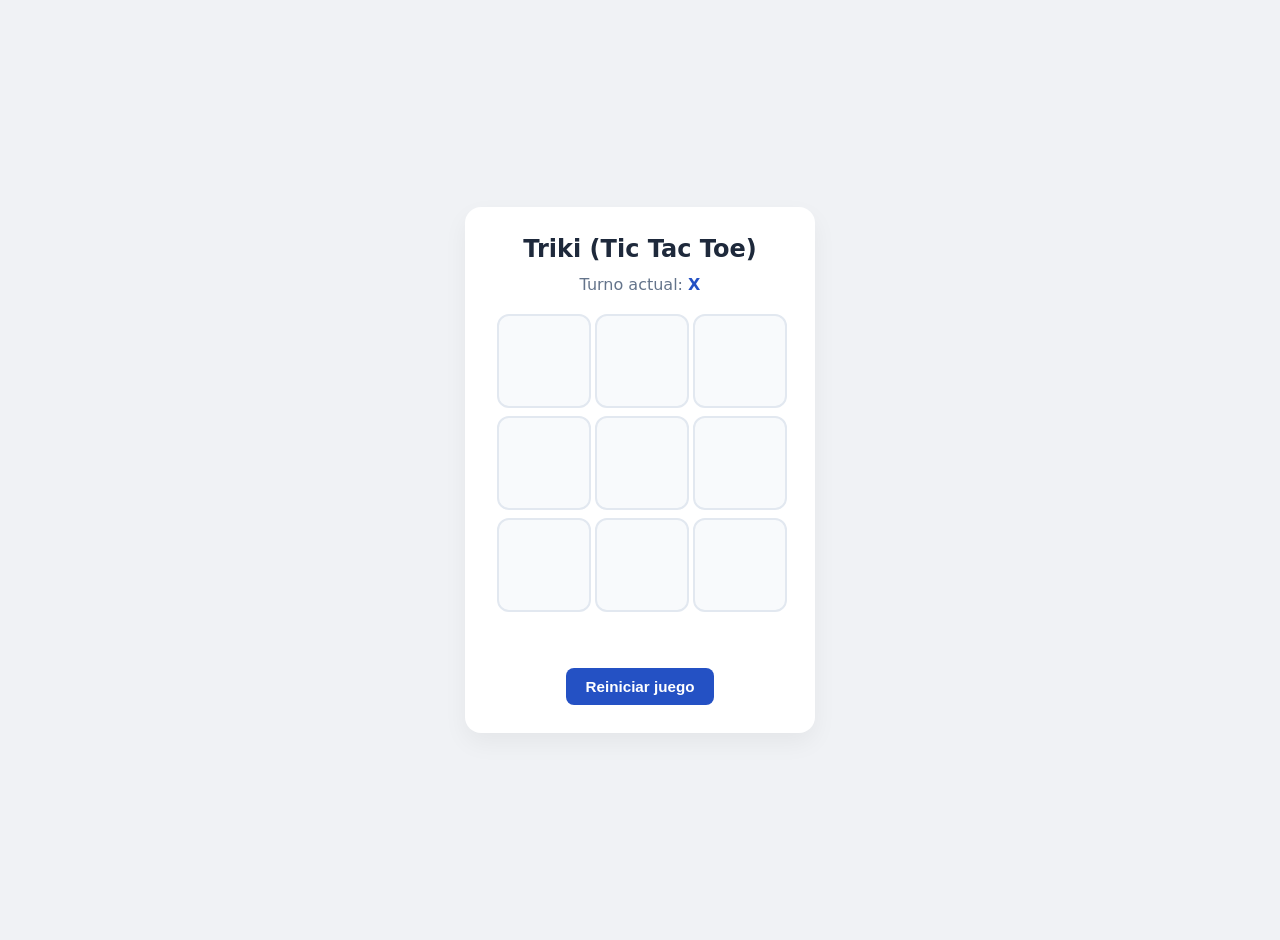
<file: Juego #1/index.html>
<!DOCTYPE html>
<html lang="es">
<head>
    <meta charset="UTF-8">
    <meta name="viewport" content="width=device-width, initial-scale=1.0">
    <title>Triki (Tic Tac Toe)</title>
    <link rel="stylesheet" href="styles.css">
</head>
<body>

    <div class="juego">
        <h3>Triki (Tic Tac Toe)</h3>
        <p>Turno actual: <span id="turnoActual">X</span></p>
        <div class="tablero3" id="tableroTresEnRaya"></div>
        <p id="mensajeTresEnRaya"></p>
        <button id="btnReiniciarTresEnRaya">Reiniciar juego</button>
    </div>

    <script src="script.js"></script>
</body>
</html>
</file>
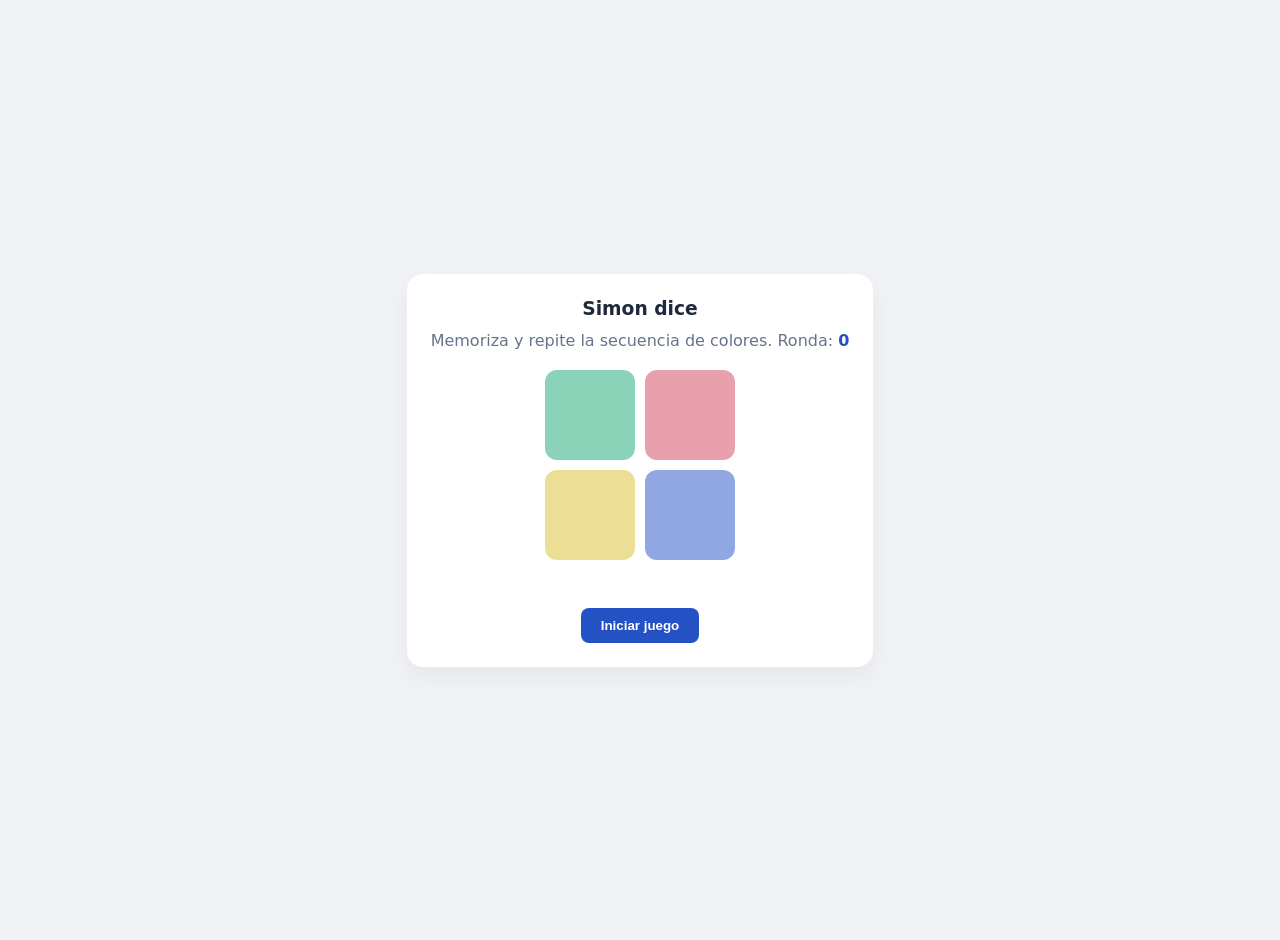
<file: Juego #2/index.html>
<!DOCTYPE html>
<html lang="es">
<head>
    <meta charset="UTF-8">
    <meta name="viewport" content="width=device-width, initial-scale=1.0">
    <title>Simon dice</title>
    <link rel="stylesheet" href="styles.css">
</head>
<body>

    <div class="juego">
        <h3>Simon dice</h3>
        <p>Memoriza y repite la secuencia de colores. Ronda: <span id="rondaSimon">0</span></p>
        <div class="tableroSimon">
            <button class="colorSimon" data-color="0" id="colorVerde"></button>
            <button class="colorSimon" data-color="1" id="colorRojo"></button>
            <button class="colorSimon" data-color="2" id="colorAmarillo"></button>
            <button class="colorSimon" data-color="3" id="colorAzul"></button>
        </div>
        <p id="mensajeSimon"></p>
        <button id="btnIniciarSimon">Iniciar juego</button>
    </div>

    <script src="script.js"></script>
</body>
</html>
</file>
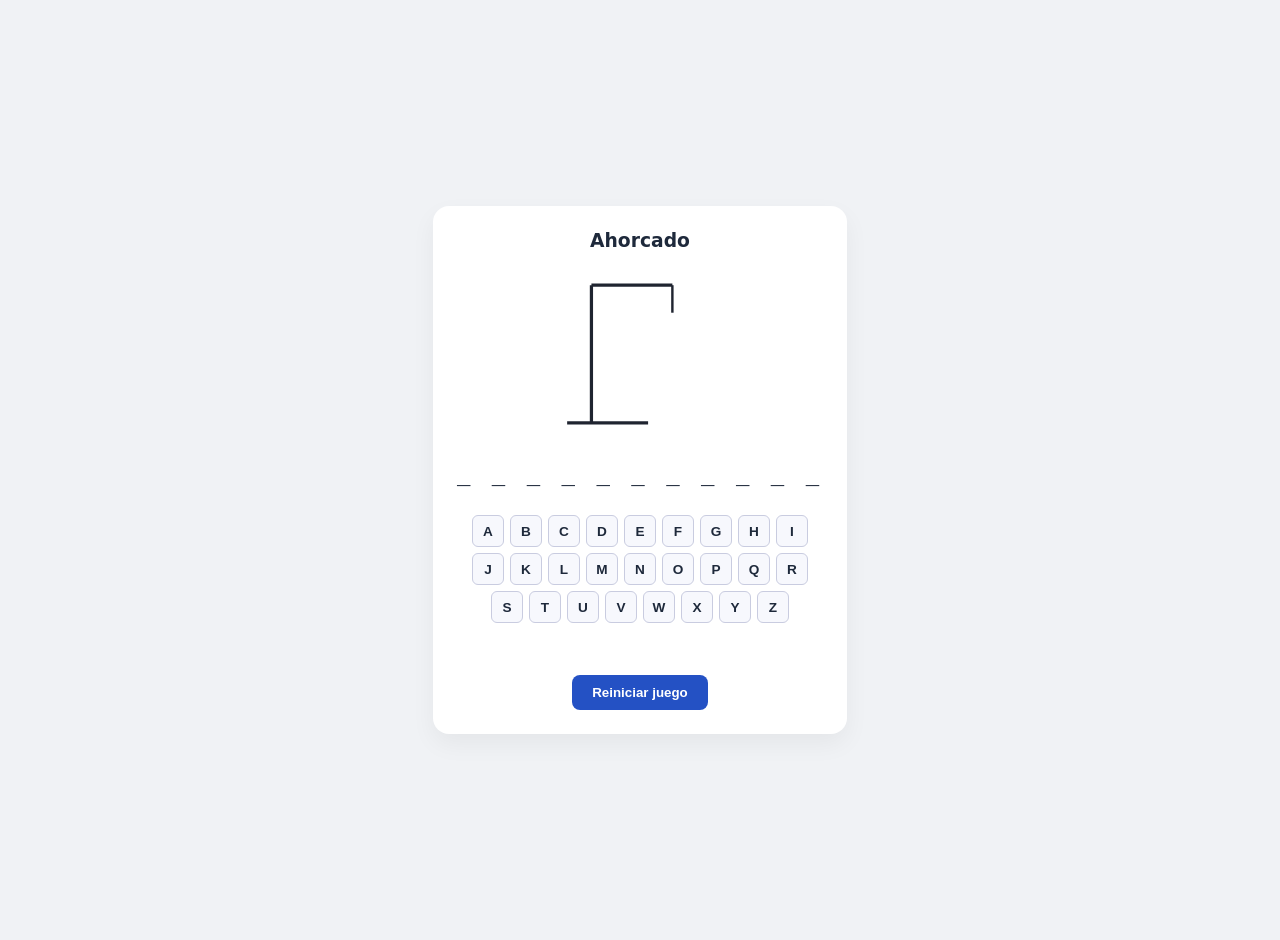
<file: Juego #3/index.html>
<!DOCTYPE html>
<html lang="es">
<head>
    <meta charset="UTF-8">
    <meta name="viewport" content="width=device-width, initial-scale=1.0">
    <title>Ahorcado</title>
    <link rel="stylesheet" href="styles.css">
</head>
<body>

    <div class="juego">
        <h3>Ahorcado</h3>
        <div class="dibujoAhorcado" id="dibujoAhorcado"></div>
        <p class="palabraOculta" id="palabraOculta"></p>
        <div class="teclado" id="tecladoAhorcado"></div>
        <p id="mensajeAhorcado"></p>
        <button id="btnReiniciarAhorcado">Reiniciar juego</button>
    </div>

    <script src="script.js"></script>
</body>
</html>
</file>
<file: Juego #1/styles.css>
body {
    margin: 0;
    padding: 20px;
    font-family: system-ui, -apple-system, BlinkMacSystemFont, 'Segoe UI', Roboto, sans-serif;
    background-color: #f0f2f5;
    min-height: 100vh;
    display: flex;
    justify-content: center;
    align-items: center;
}

.juego {
    background: #ffffff;
    padding: 28px 32px;
    border-radius: 16px;
    box-shadow: 0 10px 25px rgba(0, 0, 0, 0.05);
    display: flex;
    flex-direction: column;
    align-items: center;
}

.juego h3 {
    margin: 0 0 8px 0;
    color: #1e293b;
    font-size: 1.5rem;
}

.juego p {
    margin: 4px 0;
    color: #64748b;
    font-size: 1rem;
    font-weight: 500;
}

#turnoActual {
    color: #2451c4;
    font-weight: 700;
}

#mensajeTresEnRaya {
    height: 24px;
    font-weight: 700;
    color: #16a34a;
}

.tablero3 {
    display: grid;
    grid-template-columns: repeat(3, 90px);
    gap: 8px;
    margin: 16px 0;
}

.celda {
    width: 90px;
    height: 90px;
    background: #f8fafc;
    border: 2px solid #e2e8f0;
    border-radius: 12px;
    display: flex;
    align-items: center;
    justify-content: center;
    font-size: 2.25rem;
    font-weight: 700;
    cursor: pointer;
    user-select: none;
    transition: all 0.2s ease;
}

.celda:hover {
    background: #edf2f7;
    border-color: #cbd5e1;
    transform: translateY(-2px);
}

.celda.x {
    color: #2451c4;
}

.celda.o {
    color: #e11d48;
}

.celda.ganadora {
    background: #dcfce7 !important;
    border-color: #22c55e !important;
}

#btnReiniciarTresEnRaya {
    margin-top: 8px;
    padding: 10px 20px;
    background-color: #2451c4;
    color: #ffffff;
    border: none;
    border-radius: 8px;
    font-size: 0.95rem;
    font-weight: 600;
    cursor: pointer;
    transition: background-color 0.2s ease, transform 0.1s ease;
}

#btnReiniciarTresEnRaya:hover {
    background-color: #1d40a0;
}

#btnReiniciarTresEnRaya:active {
    transform: scale(0.98);
}
</file>
<file: Juego #2/styles.css>
body {
  margin: 0;
  padding: 20px;
  font-family: system-ui, sans-serif;
  background-color: #f0f2f5;
  min-height: 100vh;
  display: flex;
  justify-content: center;
  align-items: center;
}

.juego {
  background: #ffffff;
  padding: 24px;
  border-radius: 16px;
  box-shadow: 0 10px 25px rgba(0, 0, 0, 0.05);
  display: flex;
  flex-direction: column;
  align-items: center;
}

.juego h3 {
  margin: 0 0 8px 0;
  color: #1e293b;
}

.juego p {
  margin: 4px 0;
  color: #64748b;
  font-weight: 500;
}

#rondaSimon {
  color: #2451c4;
  font-weight: 700;
}

#mensajeSimon {
  height: 24px;
  font-weight: 700;
  color: #16a34a;
}

.tableroSimon {
  display: grid;
  grid-template-columns: repeat(2, 90px);
  gap: 10px;
  margin: 16px 0;
}

.colorSimon {
  width: 90px;
  height: 90px;
  border: none;
  border-radius: 12px;
  cursor: pointer;
  opacity: 0.5;
  transition: all 0.2s ease;
}

.colorSimon:hover {
  opacity: 0.75;
}

#colorVerde { background: #17a673; }
#colorRojo { background: #d1435b; }
#colorAmarillo { background: #d9c02d; }
#colorAzul { background: #2451c4; }

.colorSimon.activo {
  opacity: 1;
  transform: scale(1.05);
}

#btnIniciarSimon {
  padding: 10px 20px;
  background-color: #2451c4;
  color: #ffffff;
  border: none;
  border-radius: 8px;
  font-weight: 600;
  cursor: pointer;
}

#btnIniciarSimon:hover {
  background-color: #1d40a0;
}
</file>
<file: Juego #3/styles.css>
body {
  margin: 0;
  padding: 20px;
  font-family: system-ui, sans-serif;
  background-color: #f0f2f5;
  min-height: 100vh;
  display: flex;
  justify-content: center;
  align-items: center;
}

.juego {
  background: #ffffff;
  padding: 24px;
  border-radius: 16px;
  box-shadow: 0 10px 25px rgba(0, 0, 0, 0.05);
  display: flex;
  flex-direction: column;
  align-items: center;
}

.juego h3 {
  margin: 0 0 8px 0;
  color: #1e293b;
}

.dibujoAhorcado {
  margin: 10px 0;
}

.palabraOculta {
  font-size: 1.4rem;
  letter-spacing: 4px;
  font-family: Consolas, monospace;
  font-weight: 700;
  color: #1e293b;
  margin: 12px 0;
}

.teclado {
  display: flex;
  flex-wrap: wrap;
  justify-content: center;
  gap: 6px;
  max-width: 360px;
  margin: 12px 0;
}

.teclaAhorcado {
  width: 32px;
  height: 32px;
  border: 1px solid #c9cce0;
  border-radius: 6px;
  background: #f7f8fd;
  color: #1e293b;
  cursor: pointer;
  text-transform: uppercase;
  font-size: 0.85rem;
  font-weight: 600;
  transition: all 0.15s ease;
}

.teclaAhorcado:hover:not(:disabled) {
  background: #2451c4;
  color: #ffffff;
  border-color: #2451c4;
}

.teclaAhorcado:disabled {
  opacity: 0.35;
  cursor: not-allowed;
}

#mensajeAhorcado {
  height: 24px;
  font-weight: 700;
  color: #16a34a;
  margin: 8px 0;
}

#btnReiniciarAhorcado {
  padding: 10px 20px;
  background-color: #2451c4;
  color: #ffffff;
  border: none;
  border-radius: 8px;
  font-weight: 600;
  cursor: pointer;
}

#btnReiniciarAhorcado:hover {
  background-color: #1d40a0;
}
</file>
